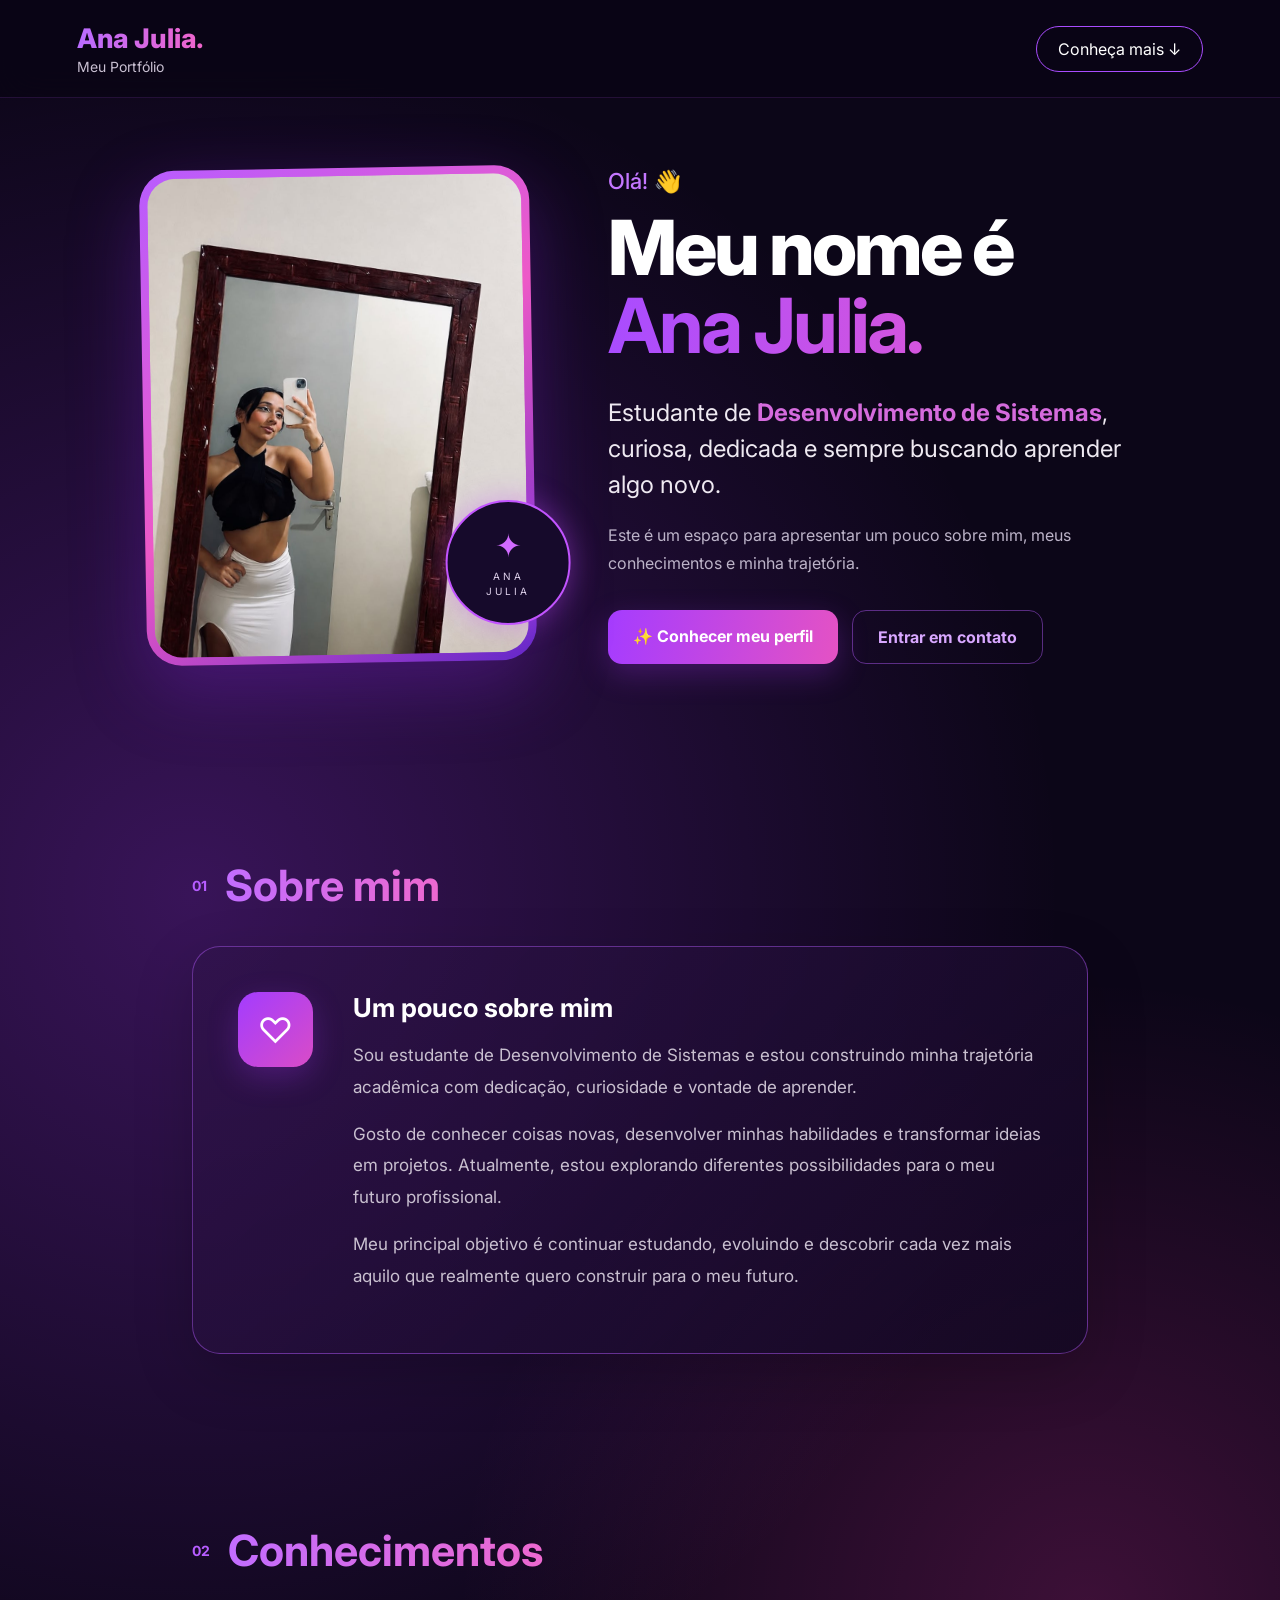
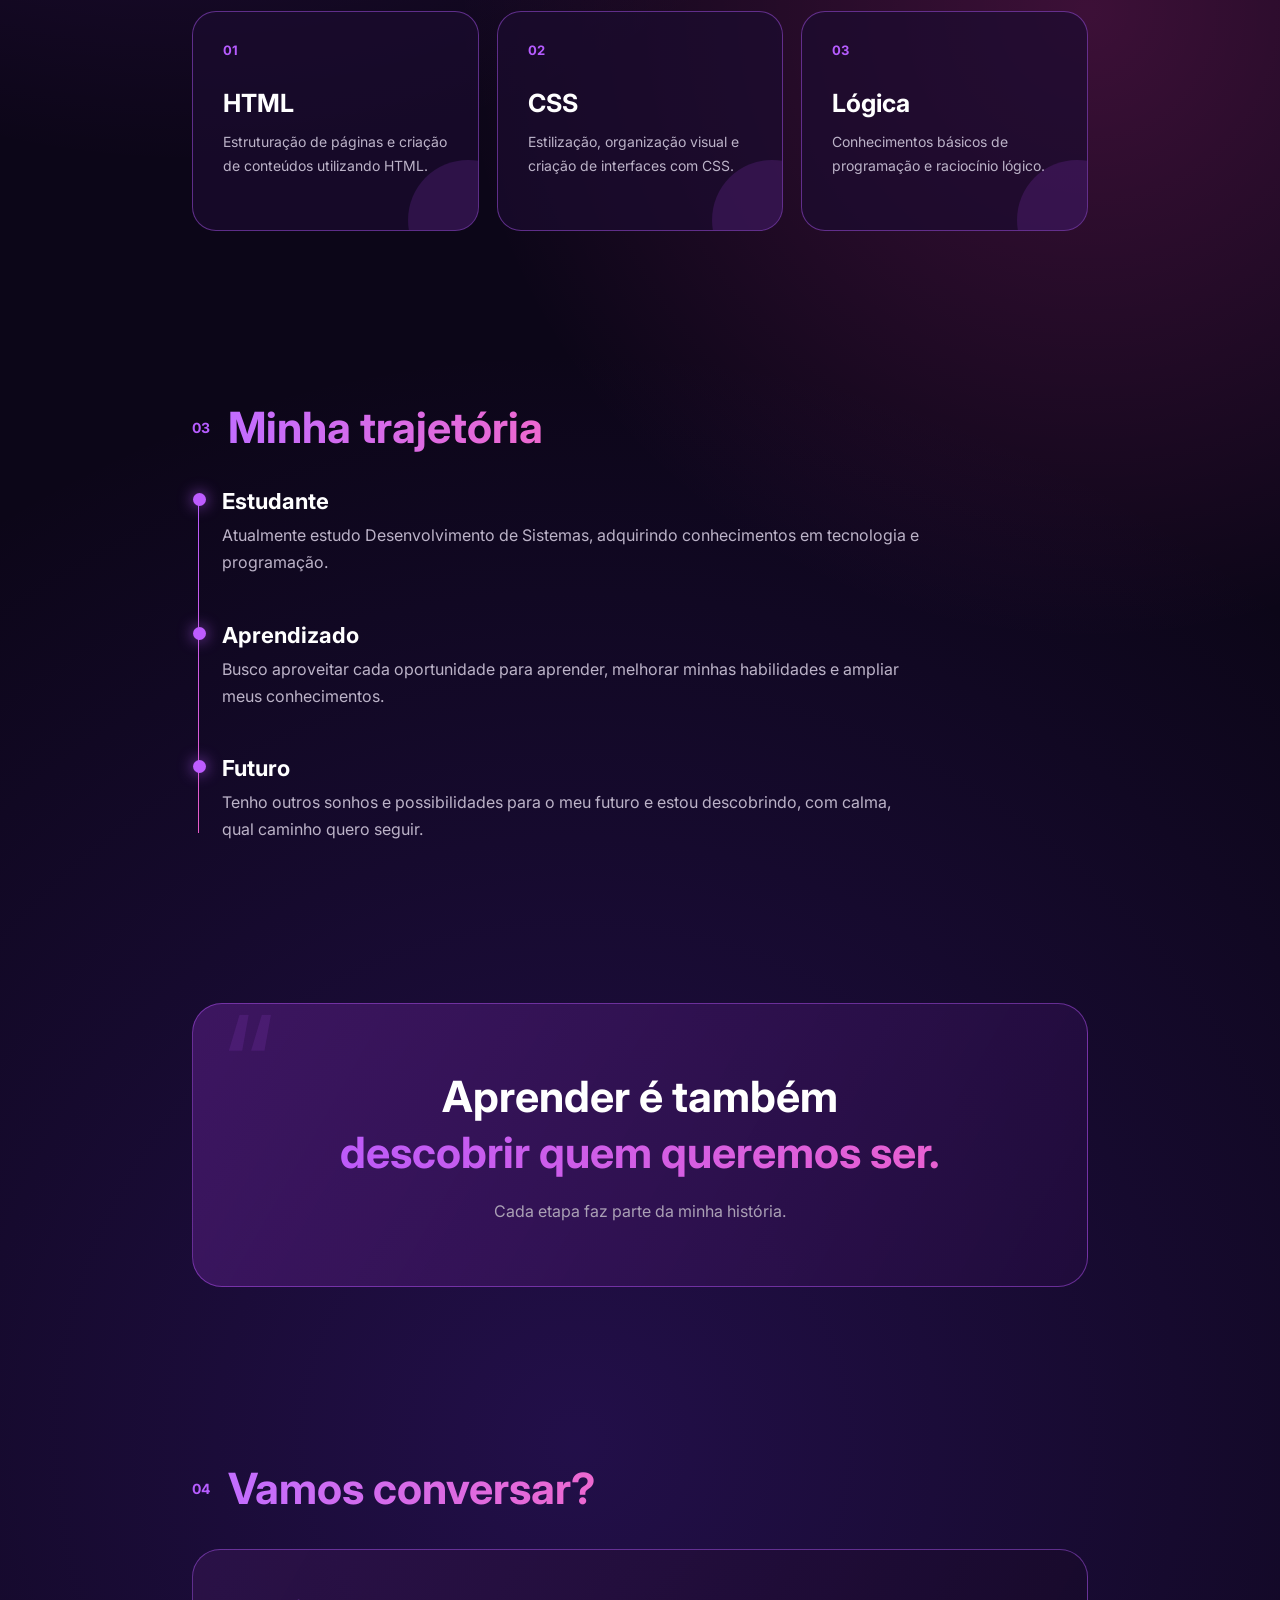
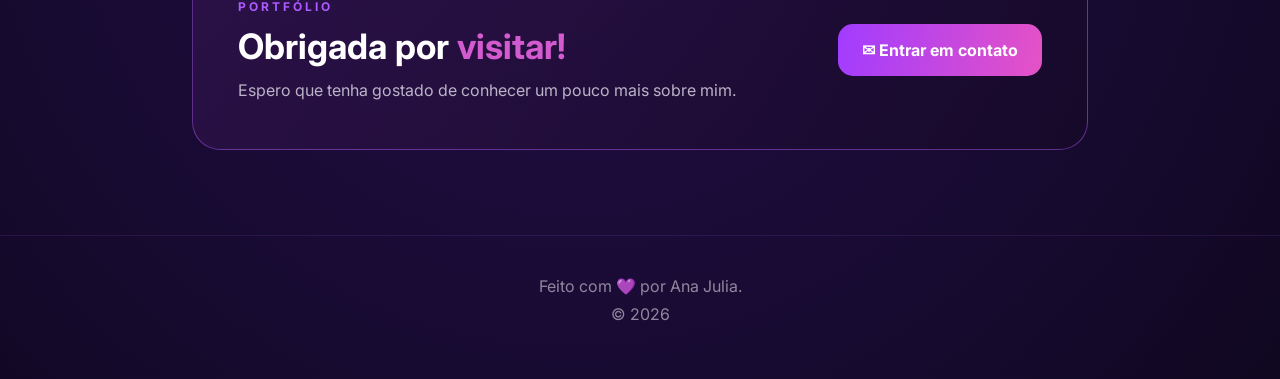
<file: index.html>
<!DOCTYPE html>
<html lang="pt-BR">
<head>
    <meta charset="UTF-8">
    <meta name="viewport" content="width=device-width, initial-scale=1.0">

    <title>Ana Julia | Portfólio</title>

    <link rel="stylesheet" href="style.css">
</head>

<body>

    <!-- CABEÇALHO -->
    <header class="header">
        <div class="logo">
            <h2>Ana Julia.</h2>
            <span>Meu Portfólio</span>
        </div>

        <a href="#sobre" class="header-btn">Conheça mais ↓</a>
    </header>


    <main>

        <!-- HERO -->
        <section class="hero">

            <div class="photo-area">
                <img src="ee482ead-4602-4b2a-9e00-32a51fa433e0.jpeg"
                     alt="Foto de Ana Julia">

                <div class="photo-decoration">
                    <span>✦</span>
                    <small>ANA<br>JULIA</small>
                </div>
            </div>


            <div class="hero-text">

                <span class="hello">Olá! 👋</span>

                <h1>
                    Meu nome é
                    <strong>Ana Julia.</strong>
                </h1>

                <p class="subtitle">
                    Estudante de <strong>Desenvolvimento de Sistemas</strong>,
                    curiosa, dedicada e sempre buscando aprender algo novo.
                </p>

                <p class="intro">
                    Este é um espaço para apresentar um pouco sobre mim,
                    meus conhecimentos e minha trajetória.
                </p>

                <div class="buttons">
                    <a href="#sobre" class="primary-btn">
                        ✨ Conhecer meu perfil
                    </a>

                    <a href="#contato" class="secondary-btn">
                        Entrar em contato
                    </a>
                </div>

            </div>

        </section>


        <!-- SOBRE -->
        <section class="section" id="sobre">

            <div class="section-title">
                <span>01</span>
                <h2>Sobre mim</h2>
            </div>

            <div class="about-card">

                <div class="about-icon">
                    ♡
                </div>

                <div>
                    <h3>Um pouco sobre mim</h3>

                    <p>
                        Sou estudante de Desenvolvimento de Sistemas e estou
                        construindo minha trajetória acadêmica com dedicação,
                        curiosidade e vontade de aprender.
                    </p>

                    <p>
                        Gosto de conhecer coisas novas, desenvolver minhas
                        habilidades e transformar ideias em projetos.
                        Atualmente, estou explorando diferentes possibilidades
                        para o meu futuro profissional.
                    </p>

                    <p>
                        Meu principal objetivo é continuar estudando, evoluindo
                        e descobrir cada vez mais aquilo que realmente quero
                        construir para o meu futuro.
                    </p>
                </div>

            </div>

        </section>


        <!-- CONHECIMENTOS -->
        <section class="section">

            <div class="section-title">
                <span>02</span>
                <h2>Conhecimentos</h2>
            </div>

            <div class="skills">

                <div class="skill-card">
                    <div class="skill-number">01</div>
                    <h3>HTML</h3>
                    <p>
                        Estruturação de páginas e criação de conteúdos
                        utilizando HTML.
                    </p>
                </div>

                <div class="skill-card">
                    <div class="skill-number">02</div>
                    <h3>CSS</h3>
                    <p>
                        Estilização, organização visual e criação de
                        interfaces com CSS.
                    </p>
                </div>

                <div class="skill-card">
                    <div class="skill-number">03</div>
                    <h3>Lógica</h3>
                    <p>
                        Conhecimentos básicos de programação e raciocínio
                        lógico.
                    </p>
                </div>

            </div>

        </section>


        <!-- OBJETIVOS -->
        <section class="section">

            <div class="section-title">
                <span>03</span>
                <h2>Minha trajetória</h2>
            </div>

            <div class="trajectory">

                <div class="trajectory-item">
                    <span class="dot"></span>

                    <div>
                        <h3>Estudante</h3>
                        <p>
                            Atualmente estudo Desenvolvimento de Sistemas,
                            adquirindo conhecimentos em tecnologia e
                            programação.
                        </p>
                    </div>
                </div>

                <div class="trajectory-item">
                    <span class="dot"></span>

                    <div>
                        <h3>Aprendizado</h3>
                        <p>
                            Busco aproveitar cada oportunidade para aprender,
                            melhorar minhas habilidades e ampliar meus
                            conhecimentos.
                        </p>
                    </div>
                </div>

                <div class="trajectory-item">
                    <span class="dot"></span>

                    <div>
                        <h3>Futuro</h3>
                        <p>
                            Tenho outros sonhos e possibilidades para o meu
                            futuro e estou descobrindo, com calma, qual caminho
                            quero seguir.
                        </p>
                    </div>
                </div>

            </div>

        </section>


        <!-- DESTAQUE -->
        <section class="quote-section">

            <div class="quote-card">

                <span class="quote-symbol">“</span>

                <h2>
                    Aprender é também
                    <span>descobrir quem queremos ser.</span>
                </h2>

                <p>
                    Cada etapa faz parte da minha história.
                </p>

            </div>

        </section>


        <!-- CONTATO -->
        <section class="section contact" id="contato">

            <div class="section-title">
                <span>04</span>
                <h2>Vamos conversar?</h2>
            </div>

            <div class="contact-card">

                <div>
                    <span class="contact-small">PORTFÓLIO</span>

                    <h2>
                        Obrigada por
                        <span>visitar!</span>
                    </h2>

                    <p>
                        Espero que tenha gostado de conhecer um pouco mais
                        sobre mim.
                    </p>
                </div>

                <a href="mailto:" class="contact-btn">
                    ✉ Entrar em contato
                </a>

            </div>

        </section>

    </main>


    <!-- RODAPÉ -->
    <footer>
        <p>
            Feito com 💜 por Ana Julia.
        </p>

        <span>© 2026</span>
    </footer>

</body>
</html>
</file>
<file: style.css>
@import url('https://fonts.googleapis.com/css2?family=Inter:wght@400;500;600;700;800&display=swap');


/* =========================
   RESET
========================= */

* {
    margin: 0;
    padding: 0;
    box-sizing: border-box;
}

html {
    scroll-behavior: smooth;
}

body {
    font-family: 'Inter', sans-serif;
    color: #ffffff;

    background:
        radial-gradient(circle at 15% 25%, rgba(171, 56, 255, 0.28), transparent 30%),
        radial-gradient(circle at 85% 45%, rgba(255, 55, 180, 0.20), transparent 28%),
        radial-gradient(circle at 45% 85%, rgba(101, 42, 220, 0.25), transparent 35%),
        #0c0618;

    min-height: 100vh;
    overflow-x: hidden;
}


/* =========================
   CORES
========================= */

:root {
    --purple: #a94cff;
    --light-purple: #c477ff;
    --pink: #ed55c9;
    --dark: #0c0618;
    --card: rgba(25, 12, 45, 0.72);
    --border: rgba(181, 92, 255, 0.45);
    --text: #eee8f5;
    --muted: #bcb3c8;
}


/* =========================
   HEADER
========================= */

.header {
    position: sticky;
    top: 0;
    z-index: 100;

    width: 100%;

    padding: 22px 6%;

    display: flex;
    align-items: center;
    justify-content: space-between;

    background: rgba(10, 5, 22, 0.86);
    backdrop-filter: blur(18px);

    border-bottom: 1px solid rgba(184, 87, 255, 0.15);
}

.logo h2 {
    font-size: 27px;
    font-weight: 800;

    background: linear-gradient(
        90deg,
        #b96cff,
        #f064ca
    );

    -webkit-background-clip: text;
    color: transparent;
}

.logo span {
    display: block;

    margin-top: 3px;

    color: #c9c0d2;
    font-size: 14px;
}

.header-btn {
    text-decoration: none;
    color: white;

    padding: 12px 21px;

    border: 1px solid var(--purple);
    border-radius: 30px;

    transition: 0.3s;
}

.header-btn:hover {
    background: var(--purple);
    box-shadow: 0 0 25px rgba(169, 76, 255, 0.4);
}


/* =========================
   HERO
========================= */

.hero {
    max-width: 1150px;

    margin: auto;
    padding: 70px 6% 110px;

    display: grid;
    grid-template-columns: 0.85fr 1.15fr;

    align-items: center;
    gap: 75px;
}


/* FOTO */

.photo-area {
    position: relative;

    width: min(100%, 390px);

    margin: auto;

    border-radius: 35px;

    padding: 8px;

    background:
        linear-gradient(
            145deg,
            #b85cff,
            #ed59c7,
            #6428c9
        );

    box-shadow:
        0 25px 70px rgba(115, 34, 190, 0.38);

    transform: rotate(-1deg);

    transition: 0.4s;
}

.photo-area:hover {
    transform: rotate(0deg) translateY(-8px);
}

.photo-area img {
    width: 100%;

    display: block;

    aspect-ratio: 0.78;

    object-fit: cover;

    object-position: center;

    border-radius: 28px;
}


/* DETALHE DA FOTO */

.photo-decoration {
    position: absolute;

    right: -35px;
    bottom: 35px;

    width: 125px;
    height: 125px;

    border-radius: 50%;

    display: flex;
    flex-direction: column;
    align-items: center;
    justify-content: center;

    text-align: center;

    background: #160a2b;

    border: 2px solid #c254ff;

    box-shadow:
        0 0 30px rgba(198, 78, 255, 0.4);

    transform: rotate(1deg);
}

.photo-decoration span {
    color: #d16bff;

    font-size: 32px;

    margin-bottom: 4px;
}

.photo-decoration small {
    color: #ded1eb;

    font-size: 10px;

    letter-spacing: 3px;

    line-height: 1.5;
}


/* TEXTO HERO */

.hero-text {
    text-align: left;
}

.hello {
    color: #c477ff;

    font-size: 22px;
    font-weight: 500;
}

.hero h1 {
    margin-top: 14px;

    font-size: clamp(48px, 6vw, 76px);

    line-height: 1.03;

    font-weight: 800;

    letter-spacing: -3px;
}

.hero h1 strong {
    display: block;

    background:
        linear-gradient(
            90deg,
            #a94cff,
            #f15bc8
        );

    -webkit-background-clip: text;
    color: transparent;
}

.subtitle {
    margin-top: 30px;

    max-width: 650px;

    font-size: 24px;
    line-height: 1.5;

    color: #eee9f1;
}

.subtitle strong {
    color: #d56bdd;
}

.intro {
    margin-top: 18px;

    max-width: 570px;

    color: var(--muted);

    font-size: 16px;
    line-height: 1.8;
}


/* BOTÕES */

.buttons {
    display: flex;

    flex-wrap: wrap;

    gap: 14px;

    margin-top: 32px;
}

.primary-btn,
.secondary-btn {
    text-decoration: none;

    padding: 16px 25px;

    border-radius: 14px;

    font-weight: 700;

    transition: 0.3s;
}

.primary-btn {
    color: white;

    background:
        linear-gradient(
            100deg,
            #a53cff,
            #e452c4
        );

    box-shadow:
        0 10px 30px rgba(176, 56, 255, 0.25);
}

.primary-btn:hover {
    transform: translateY(-3px);

    box-shadow:
        0 15px 35px rgba(176, 56, 255, 0.4);
}

.secondary-btn {
    color: #d8a7ff;

    border: 1px solid var(--border);
}

.secondary-btn:hover {
    background: rgba(164, 69, 255, 0.12);
}


/* =========================
   SEÇÕES
========================= */

.section {
    max-width: 1050px;

    margin: auto;

    padding: 85px 6%;
}

.section-title {
    display: flex;

    align-items: center;

    gap: 18px;

    margin-bottom: 35px;
}

.section-title span {
    color: #b75dff;

    font-size: 14px;

    font-weight: 700;
}

.section-title h2 {
    font-size: clamp(30px, 4vw, 43px);

    background:
        linear-gradient(
            90deg,
            #c26dff,
            #ed68d0
        );

    -webkit-background-clip: text;
    color: transparent;
}


/* =========================
   ABOUT
========================= */

.about-card {
    display: grid;

    grid-template-columns: 90px 1fr;

    gap: 25px;

    padding: 45px;

    border: 1px solid var(--border);

    border-radius: 28px;

    background:
        linear-gradient(
            135deg,
            rgba(48, 19, 75, 0.72),
            rgba(18, 8, 34, 0.82)
        );

    box-shadow:
        0 20px 60px rgba(0, 0, 0, 0.18);
}

.about-icon {
    width: 75px;
    height: 75px;

    display: grid;
    place-items: center;

    border-radius: 20px;

    font-size: 35px;

    background:
        linear-gradient(
            135deg,
            #a33cff,
            #d94cc7
        );

    box-shadow:
        0 10px 30px rgba(171, 57, 255, 0.25);
}

.about-card h3 {
    margin-bottom: 17px;

    font-size: 26px;
}

.about-card p {
    color: #c9c0d0;

    font-size: 17px;

    line-height: 1.85;

    margin-bottom: 16px;
}


/* =========================
   SKILLS
========================= */

.skills {
    display: grid;

    grid-template-columns: repeat(3, 1fr);

    gap: 18px;
}

.skill-card {
    position: relative;

    min-height: 220px;

    padding: 30px;

    border: 1px solid var(--border);

    border-radius: 24px;

    background: rgba(28, 12, 48, 0.7);

    overflow: hidden;

    transition: 0.3s;
}

.skill-card::after {
    content: "";

    position: absolute;

    width: 120px;
    height: 120px;

    right: -50px;
    bottom: -50px;

    border-radius: 50%;

    background: rgba(178, 66, 255, 0.15);
}

.skill-card:hover {
    transform: translateY(-6px);

    border-color: #c36aff;

    box-shadow:
        0 15px 40px rgba(155, 55, 255, 0.18);
}

.skill-number {
    color: #b65cff;

    font-size: 13px;

    font-weight: 700;

    margin-bottom: 30px;
}

.skill-card h3 {
    font-size: 25px;

    margin-bottom: 12px;
}

.skill-card p {
    color: var(--muted);

    line-height: 1.7;

    font-size: 14px;
}


/* =========================
   TRAJETÓRIA
========================= */

.trajectory {
    position: relative;

    padding-left: 30px;
}

.trajectory::before {
    content: "";

    position: absolute;

    left: 6px;
    top: 10px;
    bottom: 10px;

    width: 1px;

    background:
        linear-gradient(
            #b85aff,
            #e85bc8
        );
}

.trajectory-item {
    position: relative;

    display: flex;

    gap: 25px;

    margin-bottom: 45px;
}

.dot {
    position: absolute;

    left: -29px;
    top: 5px;

    width: 13px;
    height: 13px;

    border-radius: 50%;

    background: #bd5cff;

    box-shadow:
        0 0 15px rgba(189, 92, 255, 0.8);
}

.trajectory-item h3 {
    font-size: 22px;

    margin-bottom: 8px;
}

.trajectory-item p {
    max-width: 700px;

    color: var(--muted);

    line-height: 1.7;
}


/* =========================
   FRASE
========================= */

.quote-section {
    max-width: 1050px;

    margin: auto;

    padding: 30px 6% 90px;
}

.quote-card {
    position: relative;

    padding: 65px 50px;

    text-align: center;

    border-radius: 30px;

    background:
        linear-gradient(
            120deg,
            rgba(92, 32, 136, 0.55),
            rgba(34, 12, 62, 0.75)
        );

    border: 1px solid rgba(188, 88, 255, 0.45);

    overflow: hidden;
}

.quote-symbol {
    position: absolute;

    top: -25px;
    left: 30px;

    font-size: 150px;

    color: rgba(190, 83, 255, 0.12);
}

.quote-card h2 {
    position: relative;

    font-size: clamp(28px, 4vw, 43px);

    line-height: 1.3;
}

.quote-card h2 span {
    display: block;

    background:
        linear-gradient(
            90deg,
            #b65aff,
            #ef61cb
        );

    -webkit-background-clip: text;
    color: transparent;
}

.quote-card p {
    position: relative;

    margin-top: 20px;

    color: #aaa0b5;
}


/* =========================
   CONTATO
========================= */

.contact-card {
    display: flex;

    align-items: center;

    justify-content: space-between;

    gap: 30px;

    padding: 45px;

    border-radius: 28px;

    border: 1px solid var(--border);

    background:
        linear-gradient(
            120deg,
            rgba(48, 19, 76, 0.75),
            rgba(22, 9, 40, 0.8)
        );
}

.contact-small {
    color: #ae5aff;

    font-size: 12px;

    font-weight: 700;

    letter-spacing: 3px;
}

.contact-card h2 {
    margin-top: 10px;

    font-size: 35px;
}

.contact-card h2 span {
    color: #d35bcf;
}

.contact-card p {
    margin-top: 10px;

    color: var(--muted);

    line-height: 1.7;
}

.contact-btn {
    flex-shrink: 0;

    padding: 16px 24px;

    border-radius: 15px;

    color: white;

    text-decoration: none;

    font-weight: 700;

    background:
        linear-gradient(
            100deg,
            #a13cff,
            #e552c5
        );

    transition: 0.3s;
}

.contact-btn:hover {
    transform: translateY(-3px);

    box-shadow:
        0 10px 30px rgba(175, 60, 255, 0.35);
}


/* =========================
   FOOTER
========================= */

footer {
    padding: 40px 20px 55px;

    text-align: center;

    color: #92869e;

    border-top: 1px solid rgba(181, 91, 255, 0.12);
}

footer p {
    margin-bottom: 8px;
}


/* =========================
   RESPONSIVO
========================= */

@media (max-width: 850px) {

    .header {
        padding: 18px 5%;
    }

    .header-btn {
        padding: 10px 15px;

        font-size: 13px;
    }

    .hero {
        grid-template-columns: 1fr;

        gap: 55px;

        padding-top: 45px;

        text-align: center;
    }

    .photo-area {
        width: min(75vw, 330px);
    }

    .photo-decoration {
        width: 100px;
        height: 100px;

        right: -25px;
        bottom: 25px;
    }

    .photo-decoration span {
        font-size: 25px;
    }

    .hero-text {
        text-align: center;
    }

    .hero h1 {
        font-size: clamp(45px, 12vw, 65px);
    }

    .subtitle {
        font-size: 20px;
    }

    .intro {
        margin-left: auto;
        margin-right: auto;
    }

    .buttons {
        justify-content: center;
    }

    .skills {
        grid-template-columns: 1fr;
    }

    .contact-card {
        flex-direction: column;

        align-items: flex-start;
    }

    .contact-btn {
        width: 100%;

        text-align: center;
    }
}


@media (max-width: 520px) {

    .header {
        padding: 17px 20px;
    }

    .logo h2 {
        font-size: 23px;
    }

    .logo span {
        font-size: 12px;
    }

    .header-btn {
        font-size: 12px;

        padding: 9px 13px;
    }

    .hero {
        padding: 40px 22px 80px;
    }

    .photo-area {
        width: 72vw;
    }

    .photo-decoration {
        right: -18px;

        width: 88px;
        height: 88px;
    }

    .hero h1 {
        letter-spacing: -2px;

        font-size: 46px;
    }

    .subtitle {
        font-size: 18px;
    }

    .section {
        padding: 65px 22px;
    }

    .about-card {
        grid-template-columns: 1fr;

        padding: 28px;
    }

    .about-icon {
        width: 60px;
        height: 60px;

        font-size: 28px;
    }

    .quote-section {
        padding: 20px 22px 70px;
    }

    .quote-card {
        padding: 45px 25px;
    }

    .contact-card {
        padding: 30px;
    }

    .contact-card h2 {
        font-size: 29px;
    }
}
</file>
